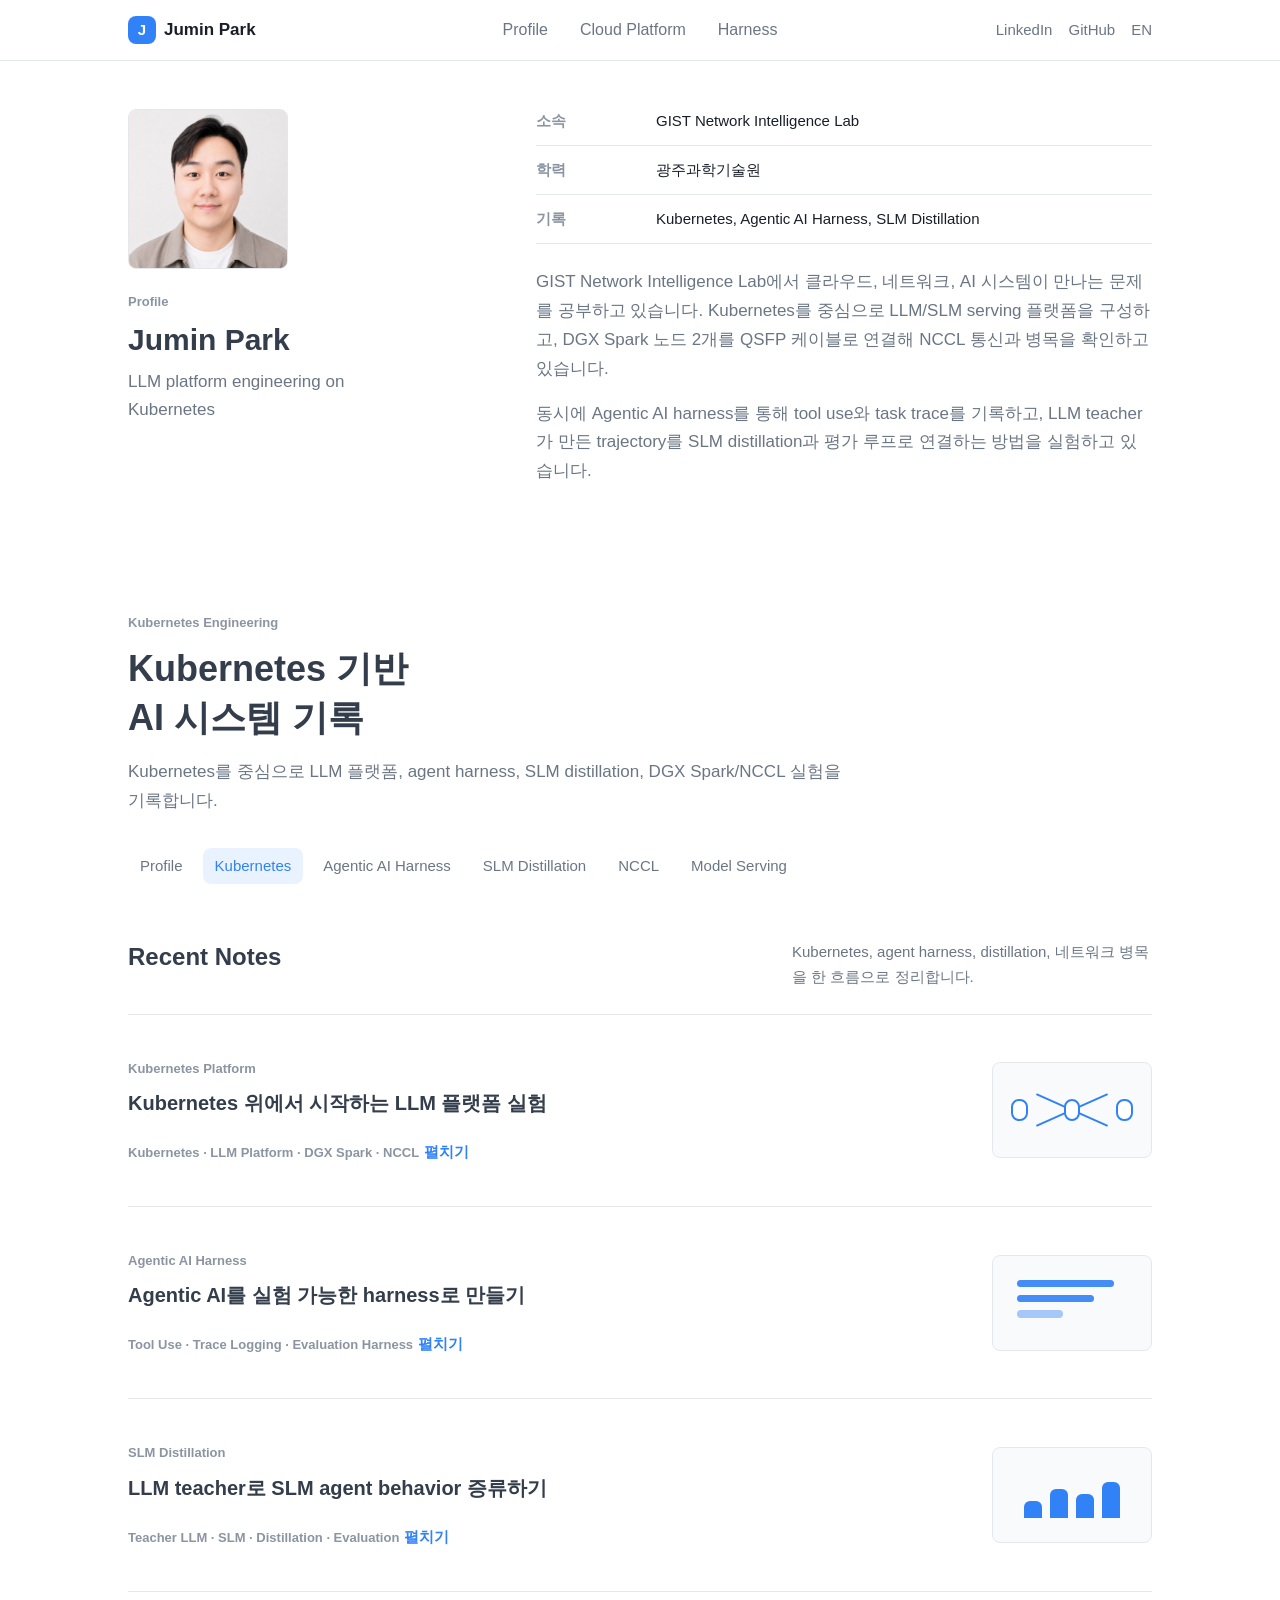
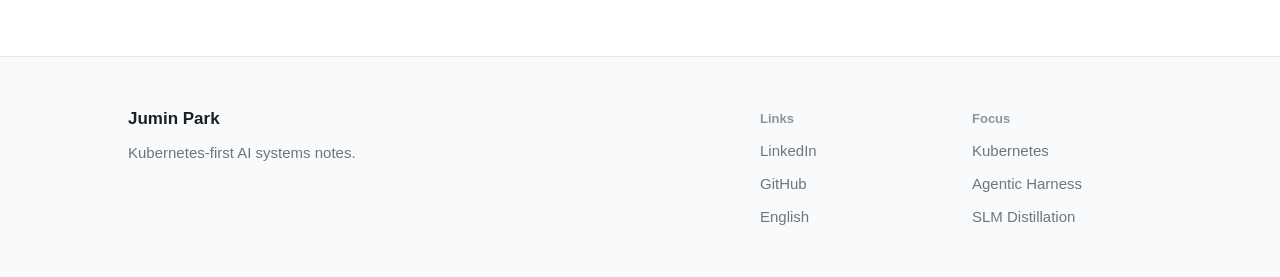
<file: index.html>
<!doctype html>
<html lang="ko">
  <head>
    <meta charset="utf-8">
    <meta name="viewport" content="width=device-width, initial-scale=1">
    <title>Jumin Park | Kubernetes & AI Systems Engineering Notes</title>
    <meta
      name="description"
      content="Kubernetes-first AI systems notes: platforms, agents, distillation, and NCCL."
    >
    <meta property="og:title" content="Jumin Park | Kubernetes & AI Systems Engineering Notes">
    <meta
      property="og:description"
      content="Kubernetes-first AI systems notes: platforms, agents, distillation, and NCCL."
    >
    <meta property="og:type" content="website">
    <link rel="canonical" href="https://ahro-t.github.io/jumin-park-tech-blog/">
    <link rel="alternate" hreflang="ko" href="https://ahro-t.github.io/jumin-park-tech-blog/">
    <link rel="alternate" hreflang="en" href="https://ahro-t.github.io/jumin-park-tech-blog/en.html">
    <link rel="stylesheet" href="styles.css">
  </head>
  <body>
    <header class="site-header">
      <div class="shell header-inner">
        <a class="brand" href="#top" aria-label="Jumin Park home">
          <span class="brand-mark" aria-hidden="true">J</span>
          <span>Jumin Park</span>
        </a>
        <nav class="nav-links" aria-label="Primary navigation">
          <a href="#profile">Profile</a>
          <a href="#engineering">Cloud Platform</a>
          <a href="#research">Harness</a>
        </nav>
        <div class="action-links" aria-label="External profile links">
          <a href="https://www.linkedin.com/in/jumin-park-6b538a3a7/" aria-label="LinkedIn profile">LinkedIn</a>
          <a href="https://github.com/Ahro-T" aria-label="GitHub profile">GitHub</a>
          <a href="en.html" lang="en" aria-label="English version">EN</a>
        </div>
      </div>
    </header>

    <main id="top">
      <section class="shell profile-section" id="profile" aria-labelledby="profile-title">
        <div class="profile-intro">
          <img
            class="profile-photo"
            src="assets/jumin-park-profile.png"
            width="160"
            height="160"
            alt="Jumin Park profile photo"
          >
          <div>
            <p class="eyebrow">Profile</p>
            <h2 id="profile-title">Jumin Park</h2>
            <p class="profile-headline">LLM platform engineering on Kubernetes</p>
          </div>
        </div>
        <div class="profile-body">
          <dl class="profile-facts" aria-label="Profile facts">
            <div>
              <dt>소속</dt>
              <dd>GIST Network Intelligence Lab</dd>
            </div>
            <div>
              <dt>학력</dt>
              <dd>광주과학기술원</dd>
            </div>
            <div>
              <dt>기록</dt>
              <dd>Kubernetes, Agentic AI Harness, SLM Distillation</dd>
            </div>
          </dl>
          <p>
            GIST Network Intelligence Lab에서 클라우드, 네트워크, AI 시스템이 만나는 문제를
            공부하고 있습니다. Kubernetes를 중심으로 LLM/SLM serving 플랫폼을 구성하고,
            DGX Spark 노드 2개를 QSFP 케이블로 연결해 NCCL 통신과 병목을 확인하고 있습니다.
          </p>
          <p>
            동시에 Agentic AI harness를 통해 tool use와 task trace를 기록하고, LLM teacher가
            만든 trajectory를 SLM distillation과 평가 루프로 연결하는 방법을 실험하고 있습니다.
          </p>
        </div>
      </section>

      <section class="shell category-hero" aria-labelledby="page-title">
        <p class="eyebrow">Kubernetes Engineering</p>
        <h1 id="page-title">Kubernetes 기반<br><span class="nowrap">AI 시스템 기록</span></h1>
        <p class="hero-description">
          Kubernetes를 중심으로 LLM 플랫폼, agent harness, SLM distillation,
          DGX Spark/NCCL 실험을 기록합니다.
        </p>
        <div class="tag-rail" aria-label="Topics">
          <a class="tag" href="#profile">Profile</a>
          <a class="tag active" href="#engineering">Kubernetes</a>
          <a class="tag" href="#research">Agentic AI Harness</a>
          <a class="tag" href="#serving">SLM Distillation</a>
          <a class="tag" href="#engineering">NCCL</a>
          <a class="tag" href="#serving">Model Serving</a>
        </div>
      </section>

      <section class="shell article-list" id="engineering" aria-labelledby="engineering-title">
        <div class="section-heading">
          <h2 id="engineering-title">Recent Notes</h2>
          <p>Kubernetes, agent harness, distillation, 네트워크 병목을 한 흐름으로 정리합니다.</p>
        </div>

        <article class="article-row">
          <details class="article-copy">
            <summary class="article-summary">
              <span class="category">Kubernetes Platform</span>
              <h3 id="note-nccl">Kubernetes 위에서 시작하는 <span class="nowrap">LLM 플랫폼</span> 실험</h3>
              <span class="meta">Kubernetes · LLM Platform · DGX Spark · NCCL</span>
              <span class="toggle-label" aria-hidden="true">
                <span class="toggle-open">펼치기</span>
                <span class="toggle-close">접기</span>
              </span>
            </summary>
            <div class="article-detail">
              <p>
              클라우드 연구실 맥락에서 Kubernetes를 중심에 두고 LLM/SLM serving 경로를
              잡고 있습니다. DGX Spark 2노드, QSFP 연결, NCCL 통신까지 플랫폼 레이어에서
              재현 가능한 실험 환경으로 정리하려고 합니다.
              </p>
            </div>
          </details>
          <div class="article-thumb network-thumb" aria-hidden="true">
            <span></span>
            <span></span>
            <span></span>
          </div>
        </article>

        <article class="article-row" id="serving">
          <details class="article-copy">
            <summary class="article-summary">
              <span class="category">Agentic AI Harness</span>
              <h3 id="note-serving">Agentic AI를 실험 가능한 harness로 만들기</h3>
              <span class="meta">Tool Use · Trace Logging · Evaluation Harness</span>
              <span class="toggle-label" aria-hidden="true">
                <span class="toggle-open">펼치기</span>
                <span class="toggle-close">접기</span>
              </span>
            </summary>
            <div class="article-detail">
              <p>
              agent workflow의 tool use, multi-step reasoning, task trace를 실행하고 관찰하는
              harness를 설계합니다. 실행 로그와 실패 모드를 모아 평가와 개선 루프를 만들고,
              이후 작은 모델을 위한 distillation 데이터로 연결하는 것이 목표입니다.
              </p>
            </div>
          </details>
          <div class="article-thumb serving-thumb" aria-hidden="true">
            <span class="screen-line wide"></span>
            <span class="screen-line"></span>
            <span class="screen-line short"></span>
          </div>
        </article>

        <article class="article-row" id="research">
          <details class="article-copy">
            <summary class="article-summary">
              <span class="category">SLM Distillation</span>
              <h3 id="note-research">LLM teacher로 SLM agent behavior 증류하기</h3>
              <span class="meta">Teacher LLM · SLM · Distillation · Evaluation</span>
              <span class="toggle-label" aria-hidden="true">
                <span class="toggle-open">펼치기</span>
                <span class="toggle-close">접기</span>
              </span>
            </summary>
            <div class="article-detail">
              <p>
              큰 LLM을 teacher로 사용해 agentic task trajectory와 reasoning trace를 만들고,
              이를 SLM이 재현 가능한 형태로 학습/평가하는 경로를 고민합니다. 품질, latency,
              cost를 함께 기록하는 harness가 핵심입니다.
              </p>
            </div>
          </details>
          <div class="article-thumb benchmark-thumb" aria-hidden="true">
            <span style="height: 38%"></span>
            <span style="height: 64%"></span>
            <span style="height: 52%"></span>
            <span style="height: 78%"></span>
          </div>
        </article>
      </section>

    </main>

    <footer class="site-footer">
      <div class="shell footer-grid">
        <div>
          <strong>Jumin Park</strong>
          <p>Kubernetes-first AI systems notes.</p>
        </div>
        <div>
          <span class="footer-title">Links</span>
          <a href="https://www.linkedin.com/in/jumin-park-6b538a3a7/">LinkedIn</a>
          <a href="https://github.com/Ahro-T">GitHub</a>
          <a href="en.html" lang="en">English</a>
        </div>
        <div>
          <span class="footer-title">Focus</span>
          <a href="#engineering">Kubernetes</a>
          <a href="#serving">Agentic Harness</a>
          <a href="#research">SLM Distillation</a>
        </div>
      </div>
    </footer>
  </body>
</html>
</file>
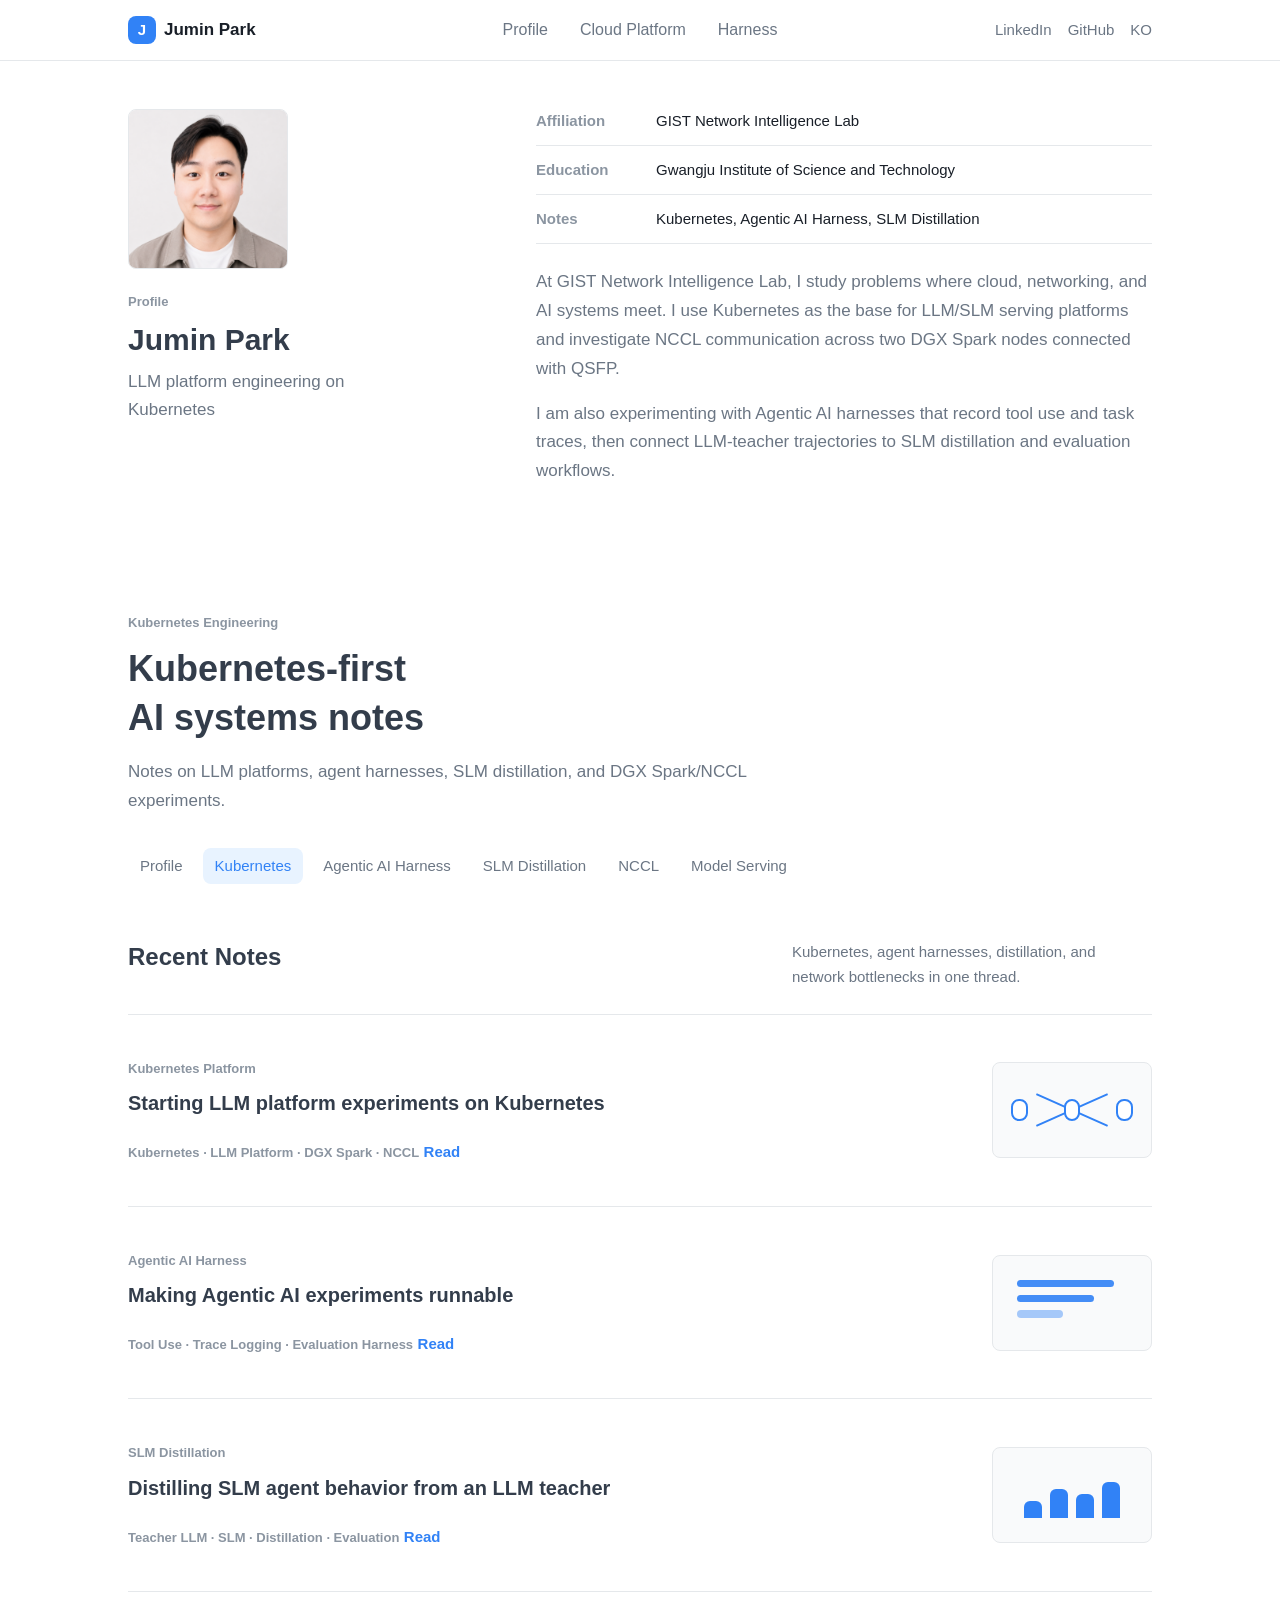
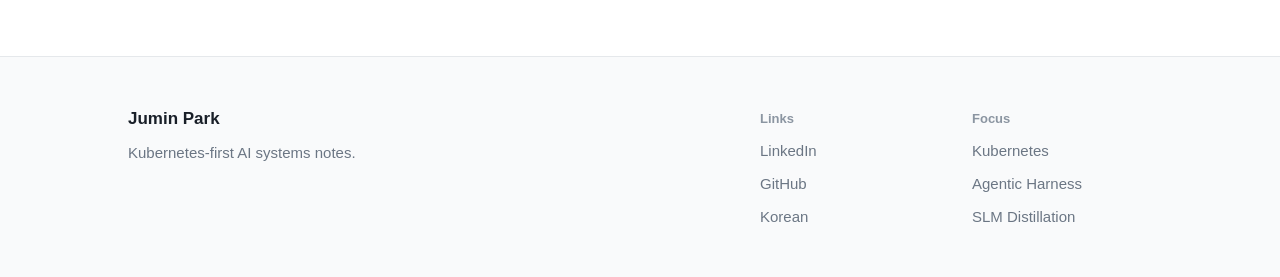
<file: en.html>
<!doctype html>
<html lang="en">
  <head>
    <meta charset="utf-8">
    <meta name="viewport" content="width=device-width, initial-scale=1">
    <title>Jumin Park | Kubernetes & AI Systems Engineering Notes</title>
    <meta
      name="description"
      content="Kubernetes-first AI systems notes: platforms, agents, distillation, and NCCL."
    >
    <meta property="og:title" content="Jumin Park | Kubernetes & AI Systems Engineering Notes">
    <meta
      property="og:description"
      content="Kubernetes-first AI systems notes: platforms, agents, distillation, and NCCL."
    >
    <meta property="og:type" content="website">
    <link rel="canonical" href="https://ahro-t.github.io/jumin-park-tech-blog/en.html">
    <link rel="alternate" hreflang="ko" href="https://ahro-t.github.io/jumin-park-tech-blog/">
    <link rel="alternate" hreflang="en" href="https://ahro-t.github.io/jumin-park-tech-blog/en.html">
    <link rel="stylesheet" href="styles.css">
  </head>
  <body>
    <header class="site-header">
      <div class="shell header-inner">
        <a class="brand" href="#top" aria-label="Jumin Park home">
          <span class="brand-mark" aria-hidden="true">J</span>
          <span>Jumin Park</span>
        </a>
        <nav class="nav-links" aria-label="Primary navigation">
          <a href="#profile">Profile</a>
          <a href="#engineering">Cloud Platform</a>
          <a href="#research">Harness</a>
        </nav>
        <div class="action-links" aria-label="External profile and language links">
          <a href="https://www.linkedin.com/in/jumin-park-6b538a3a7/" aria-label="LinkedIn profile">LinkedIn</a>
          <a href="https://github.com/Ahro-T" aria-label="GitHub profile">GitHub</a>
          <a href="index.html" lang="ko" aria-label="Korean version">KO</a>
        </div>
      </div>
    </header>

    <main id="top">
      <section class="shell profile-section" id="profile" aria-labelledby="profile-title">
        <div class="profile-intro">
          <img
            class="profile-photo"
            src="assets/jumin-park-profile.png"
            width="160"
            height="160"
            alt="Jumin Park profile photo"
          >
          <div>
            <p class="eyebrow">Profile</p>
            <h2 id="profile-title">Jumin Park</h2>
            <p class="profile-headline">LLM platform engineering on Kubernetes</p>
          </div>
        </div>
        <div class="profile-body">
          <dl class="profile-facts" aria-label="Profile facts">
            <div>
              <dt>Affiliation</dt>
              <dd>GIST Network Intelligence Lab</dd>
            </div>
            <div>
              <dt>Education</dt>
              <dd>Gwangju Institute of Science and Technology</dd>
            </div>
            <div>
              <dt>Notes</dt>
              <dd>Kubernetes, Agentic AI Harness, SLM Distillation</dd>
            </div>
          </dl>
          <p>
            At GIST Network Intelligence Lab, I study problems where cloud, networking, and AI systems meet.
            I use Kubernetes as the base for LLM/SLM serving platforms and investigate NCCL communication
            across two DGX Spark nodes connected with QSFP.
          </p>
          <p>
            I am also experimenting with Agentic AI harnesses that record tool use and task traces,
            then connect LLM-teacher trajectories to SLM distillation and evaluation workflows.
          </p>
        </div>
      </section>

      <section class="shell category-hero" aria-labelledby="page-title">
        <p class="eyebrow">Kubernetes Engineering</p>
        <h1 id="page-title">Kubernetes-first<br><span class="nowrap">AI systems notes</span></h1>
        <p class="hero-description">
          Notes on LLM platforms, agent harnesses, SLM distillation, and DGX Spark/NCCL experiments.
        </p>
        <div class="tag-rail" aria-label="Topics">
          <a class="tag" href="#profile">Profile</a>
          <a class="tag active" href="#engineering">Kubernetes</a>
          <a class="tag" href="#research">Agentic AI Harness</a>
          <a class="tag" href="#serving">SLM Distillation</a>
          <a class="tag" href="#engineering">NCCL</a>
          <a class="tag" href="#serving">Model Serving</a>
        </div>
      </section>

      <section class="shell article-list" id="engineering" aria-labelledby="engineering-title">
        <div class="section-heading">
          <h2 id="engineering-title">Recent Notes</h2>
          <p>Kubernetes, agent harnesses, distillation, and network bottlenecks in one thread.</p>
        </div>

        <article class="article-row">
          <details class="article-copy">
            <summary class="article-summary">
              <span class="category">Kubernetes Platform</span>
              <h3 id="note-nccl">Starting LLM platform experiments on Kubernetes</h3>
              <span class="meta">Kubernetes · LLM Platform · DGX Spark · NCCL</span>
              <span class="toggle-label" aria-hidden="true">
                <span class="toggle-open">Read</span>
                <span class="toggle-close">Close</span>
              </span>
            </summary>
            <div class="article-detail">
              <p>
                I am building a reproducible LLM/SLM serving path around Kubernetes in a cloud lab context.
                The current platform layer includes DGX Spark nodes, QSFP links, and NCCL communication.
              </p>
            </div>
          </details>
          <div class="article-thumb network-thumb" aria-hidden="true">
            <span></span>
            <span></span>
            <span></span>
          </div>
        </article>

        <article class="article-row" id="serving">
          <details class="article-copy">
            <summary class="article-summary">
              <span class="category">Agentic AI Harness</span>
              <h3 id="note-serving">Making Agentic AI experiments runnable</h3>
              <span class="meta">Tool Use · Trace Logging · Evaluation Harness</span>
              <span class="toggle-label" aria-hidden="true">
                <span class="toggle-open">Read</span>
                <span class="toggle-close">Close</span>
              </span>
            </summary>
            <div class="article-detail">
              <p>
                The harness runs and observes agent workflows: tool use, multi-step reasoning, and task traces.
                The goal is to collect failure modes and execution logs that can feed evaluation and distillation loops.
              </p>
            </div>
          </details>
          <div class="article-thumb serving-thumb" aria-hidden="true">
            <span class="screen-line wide"></span>
            <span class="screen-line"></span>
            <span class="screen-line short"></span>
          </div>
        </article>

        <article class="article-row" id="research">
          <details class="article-copy">
            <summary class="article-summary">
              <span class="category">SLM Distillation</span>
              <h3 id="note-research">Distilling SLM agent behavior from an LLM teacher</h3>
              <span class="meta">Teacher LLM · SLM · Distillation · Evaluation</span>
              <span class="toggle-label" aria-hidden="true">
                <span class="toggle-open">Read</span>
                <span class="toggle-close">Close</span>
              </span>
            </summary>
            <div class="article-detail">
              <p>
                I am exploring how a large LLM teacher can produce agentic task trajectories and reasoning traces
                that smaller models can learn and reproduce, while tracking quality, latency, and cost.
              </p>
            </div>
          </details>
          <div class="article-thumb benchmark-thumb" aria-hidden="true">
            <span style="height: 38%"></span>
            <span style="height: 64%"></span>
            <span style="height: 52%"></span>
            <span style="height: 78%"></span>
          </div>
        </article>
      </section>

    </main>

    <footer class="site-footer">
      <div class="shell footer-grid">
        <div>
          <strong>Jumin Park</strong>
          <p>Kubernetes-first AI systems notes.</p>
        </div>
        <div>
          <span class="footer-title">Links</span>
          <a href="https://www.linkedin.com/in/jumin-park-6b538a3a7/">LinkedIn</a>
          <a href="https://github.com/Ahro-T">GitHub</a>
          <a href="index.html" lang="ko">Korean</a>
        </div>
        <div>
          <span class="footer-title">Focus</span>
          <a href="#engineering">Kubernetes</a>
          <a href="#serving">Agentic Harness</a>
          <a href="#research">SLM Distillation</a>
        </div>
      </div>
    </footer>
  </body>
</html>
</file>
<file: styles.css>
:root {
  --surface-primary: #ffffff;
  --surface-secondary: #f9fafb;
  --text-primary: #191f28;
  --text-heading: #333d4b;
  --text-secondary: #6b7684;
  --text-tertiary: #8b95a1;
  --border-subtle: #e5e8eb;
  --accent-primary: #3182f6;
  --accent-soft: #e8f3ff;
  --space-2: 8px;
  --space-3: 12px;
  --space-4: 16px;
  --space-6: 24px;
  --space-8: 32px;
  --space-10: 40px;
  --space-12: 48px;
  --space-16: 64px;
  color-scheme: light;
}

* {
  box-sizing: border-box;
}

html {
  scroll-behavior: smooth;
}

body {
  margin: 0;
  background: var(--surface-primary);
  color: var(--text-primary);
  font-family: "Toss Product Sans", "SF Pro KR", "Apple SD Gothic Neo", "Noto Sans KR",
    -apple-system, BlinkMacSystemFont, "Segoe UI", sans-serif;
  font-size: 16px;
  line-height: 1.65;
  letter-spacing: 0;
  word-break: normal;
  overflow-wrap: break-word;
}

a {
  color: inherit;
  text-decoration: none;
}

a:focus-visible {
  outline: 3px solid var(--accent-soft);
  outline-offset: 4px;
  border-radius: 8px;
}

.shell {
  width: min(1024px, calc(100% - 48px));
  margin: 0 auto;
}

.site-header {
  position: sticky;
  top: 0;
  z-index: 10;
  background: rgba(255, 255, 255, 0.92);
  border-bottom: 1px solid var(--border-subtle);
  backdrop-filter: blur(16px);
}

.header-inner {
  min-height: 60px;
  display: grid;
  grid-template-columns: 1fr auto 1fr;
  align-items: center;
  gap: var(--space-6);
}

.brand,
.nav-links,
.action-links {
  display: flex;
  align-items: center;
}

.brand {
  gap: var(--space-2);
  color: var(--text-primary);
  font-size: 17px;
  font-weight: 700;
}

.brand-mark {
  width: 28px;
  height: 28px;
  display: inline-grid;
  place-items: center;
  border-radius: 8px;
  background: var(--accent-primary);
  color: #ffffff;
  font-size: 15px;
  font-weight: 700;
}

.nav-links {
  min-width: 0;
  gap: var(--space-8);
  color: var(--text-secondary);
  font-size: 16px;
}

.action-links {
  min-width: 0;
  justify-content: flex-end;
  gap: var(--space-4);
  color: var(--text-secondary);
  font-size: 15px;
}

.nav-links a,
.action-links a,
.tag {
  transition: color 160ms ease-out, background-color 160ms ease-out;
}

.nav-links a:hover,
.action-links a:hover {
  color: var(--accent-primary);
}

.category-hero {
  padding: var(--space-12) 0 var(--space-10);
}

.eyebrow,
.category,
.meta,
.footer-title {
  margin: 0;
  color: var(--text-tertiary);
  font-size: 13px;
  font-weight: 600;
  line-height: 1.45;
}

.category-hero h1 {
  max-width: 780px;
  margin: var(--space-3) 0 0;
  color: var(--text-heading);
  font-size: clamp(30px, 5vw, 36px);
  font-weight: 700;
  line-height: 1.35;
  letter-spacing: 0;
}

.nowrap {
  white-space: nowrap;
}

.hero-description {
  max-width: 720px;
  margin: var(--space-4) 0 0;
  color: var(--text-secondary);
  font-size: 17px;
  line-height: 1.7;
}

.tag-rail {
  min-width: 0;
  display: flex;
  flex-wrap: wrap;
  gap: var(--space-2);
  margin-top: var(--space-8);
}

.tag {
  min-height: 36px;
  display: inline-flex;
  align-items: center;
  border-radius: 8px;
  padding: 0 var(--space-3);
  color: var(--text-secondary);
  font-size: 15px;
  font-weight: 500;
}

.tag:hover {
  color: var(--text-primary);
  background: var(--surface-secondary);
}

.tag.active {
  color: var(--accent-primary);
  background: var(--accent-soft);
}

.article-list {
  padding: var(--space-4) 0 var(--space-16);
}

.section-heading {
  display: grid;
  grid-template-columns: minmax(0, 1fr) minmax(260px, 360px);
  gap: var(--space-8);
  padding-bottom: var(--space-6);
  border-bottom: 1px solid var(--border-subtle);
}

.section-heading h2 {
  margin: 0;
  color: var(--text-heading);
  font-size: 24px;
  line-height: 1.45;
}

.section-heading p {
  margin: 0;
  color: var(--text-secondary);
  font-size: 15px;
}

.article-row {
  display: grid;
  grid-template-columns: minmax(0, 1fr) 160px;
  gap: var(--space-8);
  align-items: center;
  min-height: 160px;
  padding: var(--space-10) 0;
  border-bottom: 1px solid var(--border-subtle);
}

.article-copy {
  display: block;
}

.article-summary {
  display: block;
  cursor: pointer;
  list-style: none;
}

.article-summary::-webkit-details-marker {
  display: none;
}

.article-summary:focus-visible {
  outline: 3px solid var(--accent-soft);
  outline-offset: 4px;
  border-radius: 8px;
}

.article-copy h3 {
  max-width: 720px;
  margin: var(--space-2) 0 var(--space-2);
  color: var(--text-heading);
  font-size: 20px;
  font-weight: 700;
  line-height: 1.45;
  transition: color 160ms ease-out;
}

.article-detail {
  max-width: 720px;
  margin-top: var(--space-4);
}

.article-detail p {
  max-width: 720px;
  margin: 0;
  color: var(--text-secondary);
  font-size: 15px;
  line-height: 1.6;
}

.toggle-label {
  min-height: 28px;
  display: inline-flex;
  align-items: center;
  margin-top: var(--space-3);
  color: var(--accent-primary);
  font-size: 15px;
  font-weight: 600;
  line-height: 1.45;
}

.toggle-close,
.article-copy[open] .toggle-open {
  display: none;
}

.article-copy[open] .toggle-close {
  display: inline;
}

.article-row:hover h3,
.article-copy[open] h3,
.article-summary:focus-visible h3 {
  color: var(--accent-primary);
}

.article-thumb {
  width: 160px;
  height: 96px;
  border-radius: 8px;
  background: var(--surface-secondary);
  border: 1px solid var(--border-subtle);
  overflow: hidden;
  transition: transform 180ms ease-out;
}

.article-row:hover .article-thumb {
  transform: translateY(-2px);
}

.article-copy[open] + .article-thumb {
  transform: translateY(-2px);
}

.network-thumb,
.serving-thumb,
.benchmark-thumb {
  position: relative;
  display: flex;
  align-items: center;
  justify-content: center;
}

.network-thumb::before,
.network-thumb::after {
  content: "";
  position: absolute;
  width: 78px;
  height: 2px;
  background: var(--accent-primary);
}

.network-thumb::before {
  transform: rotate(24deg);
}

.network-thumb::after {
  transform: rotate(-24deg);
}

.network-thumb span {
  position: relative;
  z-index: 1;
  width: 22px;
  height: 22px;
  margin: 0 18px;
  border-radius: 8px;
  background: #ffffff;
  border: 2px solid var(--accent-primary);
}

.serving-thumb {
  flex-direction: column;
  align-items: flex-start;
  padding: var(--space-6);
}

.screen-line {
  display: block;
  height: 8px;
  width: 70%;
  margin-bottom: var(--space-2);
  border-radius: 4px;
  background: var(--accent-primary);
  opacity: 0.9;
}

.screen-line.wide {
  width: 88%;
}

.screen-line.short {
  width: 42%;
  opacity: 0.42;
}

.benchmark-thumb {
  align-items: flex-end;
  gap: var(--space-2);
  padding: var(--space-6);
}

.benchmark-thumb span {
  width: 18px;
  border-radius: 6px 6px 0 0;
  background: var(--accent-primary);
}

.profile-section {
  display: grid;
  grid-template-columns: minmax(0, 360px) minmax(0, 1fr);
  gap: var(--space-12);
  padding: var(--space-16) 0;
  border-top: 1px solid var(--border-subtle);
}

main > .profile-section:first-child {
  padding-top: var(--space-12);
  border-top: 0;
}

.profile-intro {
  display: grid;
  gap: var(--space-6);
  align-content: start;
}

.profile-photo {
  width: 160px;
  height: 160px;
  border-radius: 8px;
  border: 1px solid var(--border-subtle);
  object-fit: cover;
  background: var(--surface-secondary);
}

.profile-section h2 {
  margin: var(--space-2) 0 0;
  color: var(--text-heading);
  font-size: 30px;
  line-height: 1.35;
}

.profile-headline {
  max-width: 300px;
  margin: var(--space-2) 0 0;
  color: var(--text-secondary);
  font-size: 17px;
  line-height: 1.6;
}

.profile-facts {
  display: grid;
  gap: var(--space-3);
  margin: 0 0 var(--space-6);
}

.profile-facts div {
  display: grid;
  grid-template-columns: 104px minmax(0, 1fr);
  gap: var(--space-4);
  padding-bottom: var(--space-3);
  border-bottom: 1px solid var(--border-subtle);
}

.profile-facts dt,
.profile-facts dd {
  margin: 0;
  font-size: 15px;
  line-height: 1.6;
}

.profile-facts dt {
  color: var(--text-tertiary);
  font-weight: 600;
}

.profile-facts dd {
  color: var(--text-primary);
  font-weight: 500;
}

.profile-body p {
  max-width: 620px;
  margin: 0 0 var(--space-4);
  color: var(--text-secondary);
  font-size: 17px;
  line-height: 1.7;
}

.site-footer {
  background: var(--surface-secondary);
  border-top: 1px solid var(--border-subtle);
}

.footer-grid {
  display: grid;
  grid-template-columns: 1fr 180px 180px;
  gap: var(--space-8);
  padding: var(--space-12) 0;
}

.footer-grid strong {
  display: block;
  color: var(--text-primary);
  font-size: 17px;
}

.footer-grid p,
.footer-grid a {
  display: block;
  margin: var(--space-2) 0 0;
  color: var(--text-secondary);
  font-size: 15px;
}

.footer-grid a:hover {
  color: var(--accent-primary);
}

@media (max-width: 760px) {
  .shell {
    width: min(100% - 32px, 1024px);
  }

  .header-inner {
    min-height: auto;
    grid-template-columns: 1fr;
    align-items: start;
    gap: var(--space-3);
    padding: var(--space-4) 0;
  }

  .nav-links,
  .action-links {
    width: 100%;
    justify-content: flex-start;
    flex-wrap: wrap;
    gap: var(--space-4);
  }

  .nav-links a,
  .action-links a,
  .tag {
    white-space: nowrap;
  }

  .category-hero {
    padding: var(--space-10) 0;
  }

  .category-hero h1 {
    font-size: clamp(28px, 8.2vw, 32px);
    line-height: 1.42;
  }

  .hero-description,
  .profile-body p {
    font-size: 16px;
    line-height: 1.72;
  }

  .section-heading,
  .article-row,
  .profile-section,
  .footer-grid {
    grid-template-columns: 1fr;
  }

  .article-row {
    gap: var(--space-4);
    padding: var(--space-8) 0;
  }

  .article-thumb {
    grid-row: 1;
    width: 100%;
    height: 132px;
  }

  .profile-section {
    gap: var(--space-6);
  }

  .profile-intro {
    grid-template-columns: 96px minmax(0, 1fr);
    align-items: center;
  }

  .profile-photo {
    width: 96px;
    height: 96px;
  }

  .profile-section h2 {
    font-size: 26px;
  }

  .profile-facts div {
    grid-template-columns: 1fr;
    gap: 2px;
  }
}

@media (prefers-reduced-motion: reduce) {
  html {
    scroll-behavior: auto;
  }

  *,
  *::before,
  *::after {
    transition-duration: 1ms !important;
    animation-duration: 1ms !important;
    animation-iteration-count: 1 !important;
  }
}
</file>
